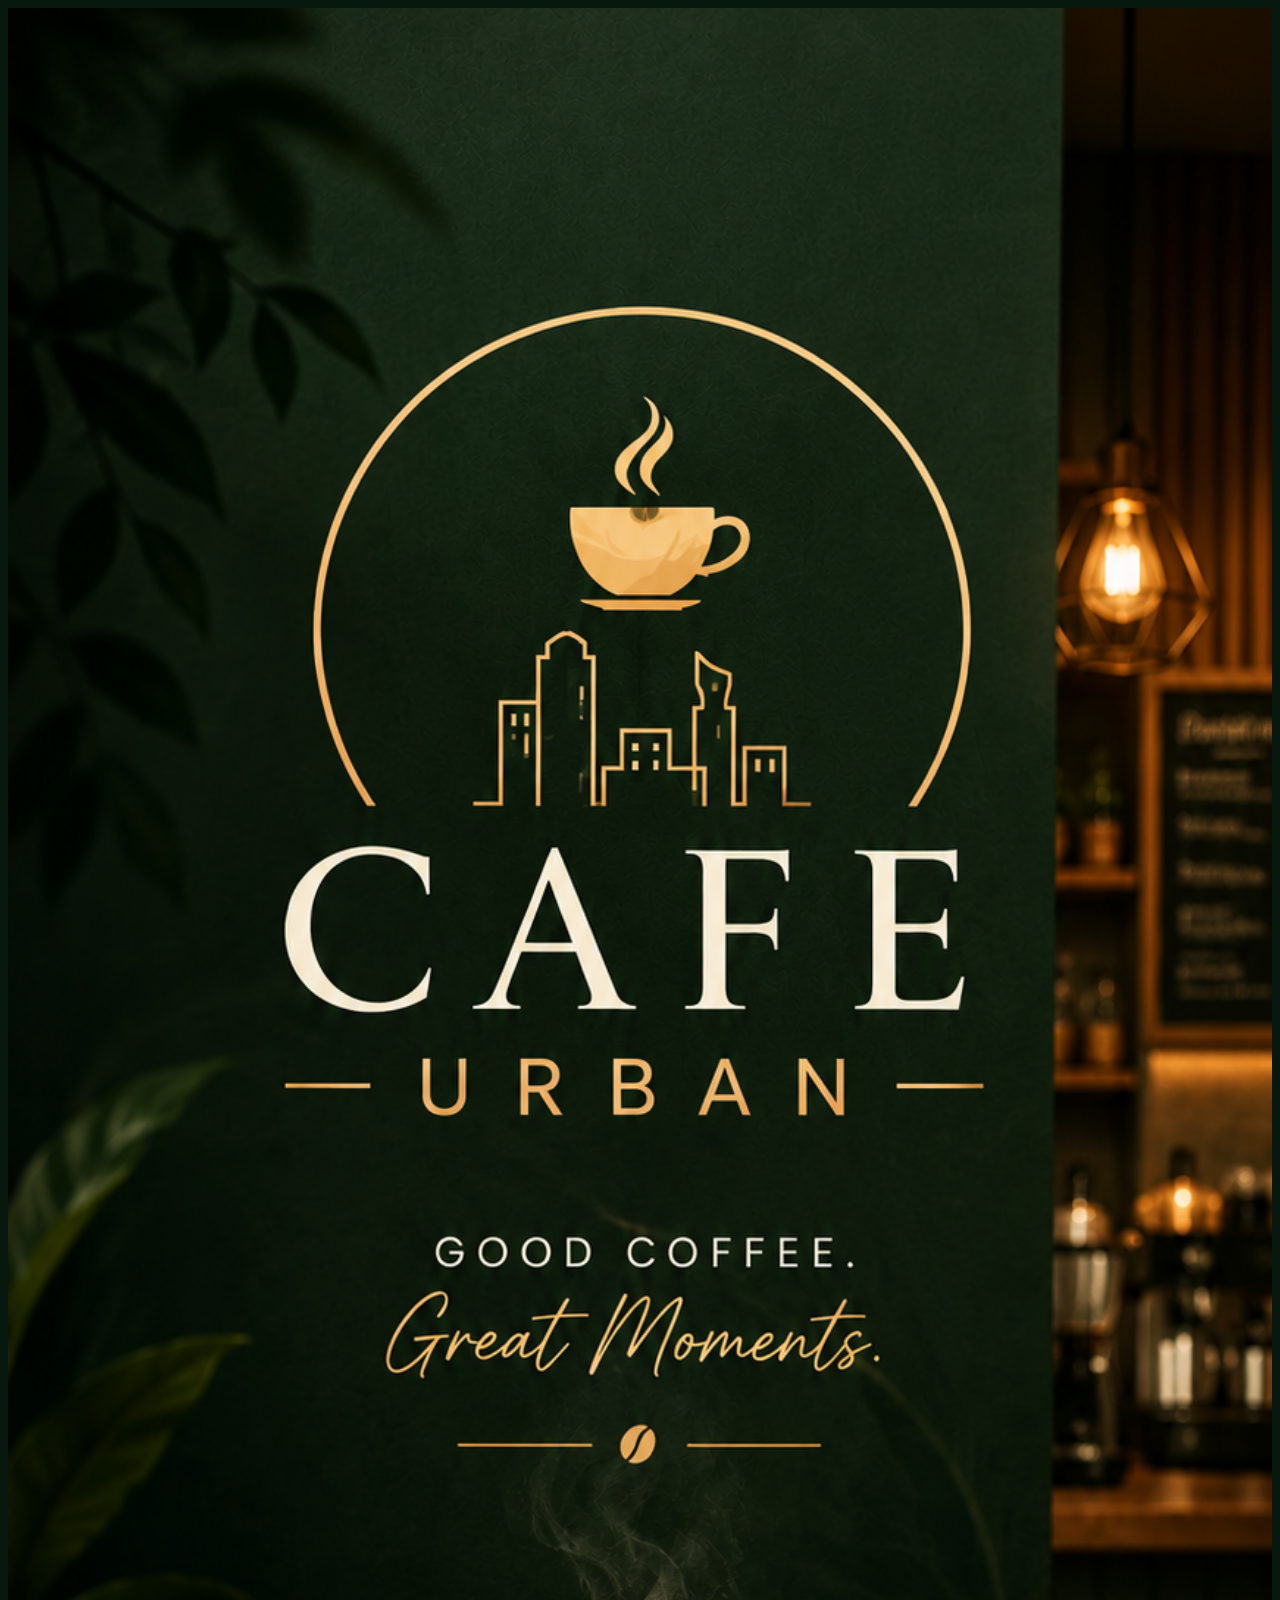
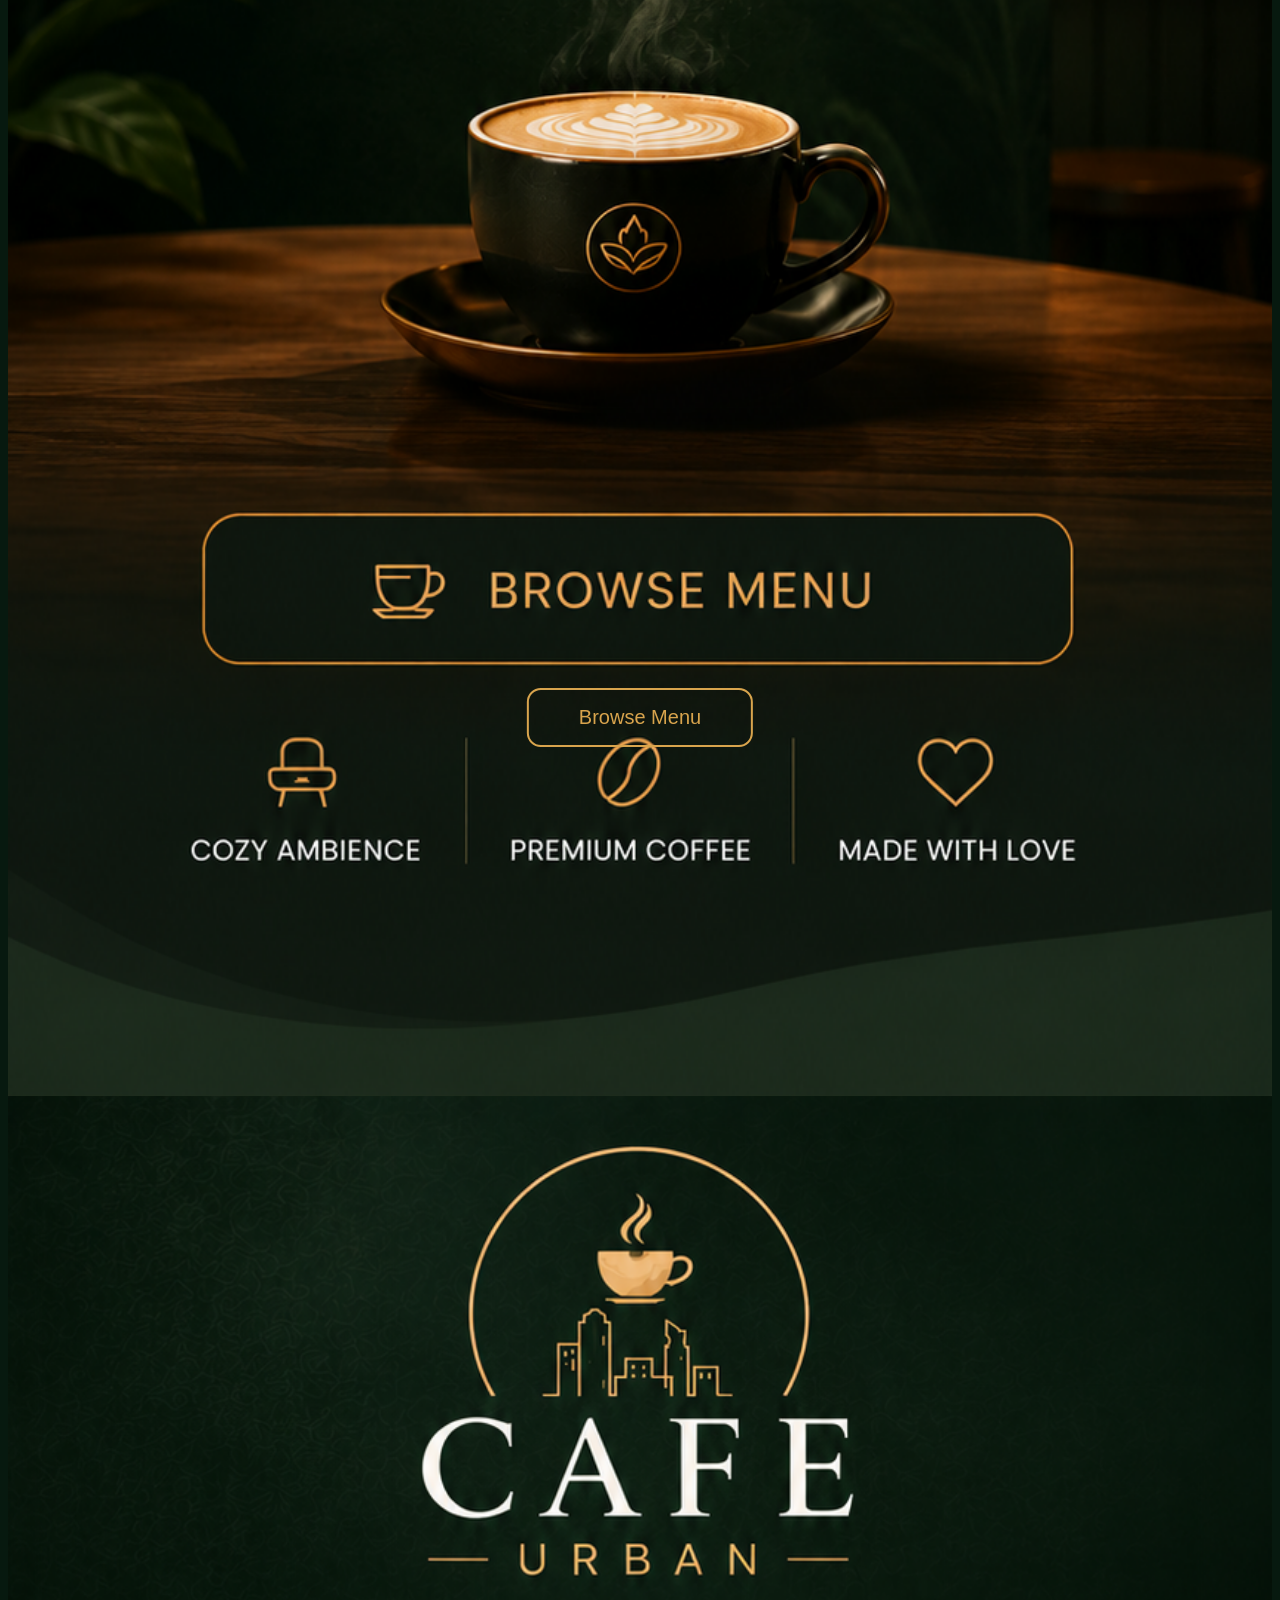
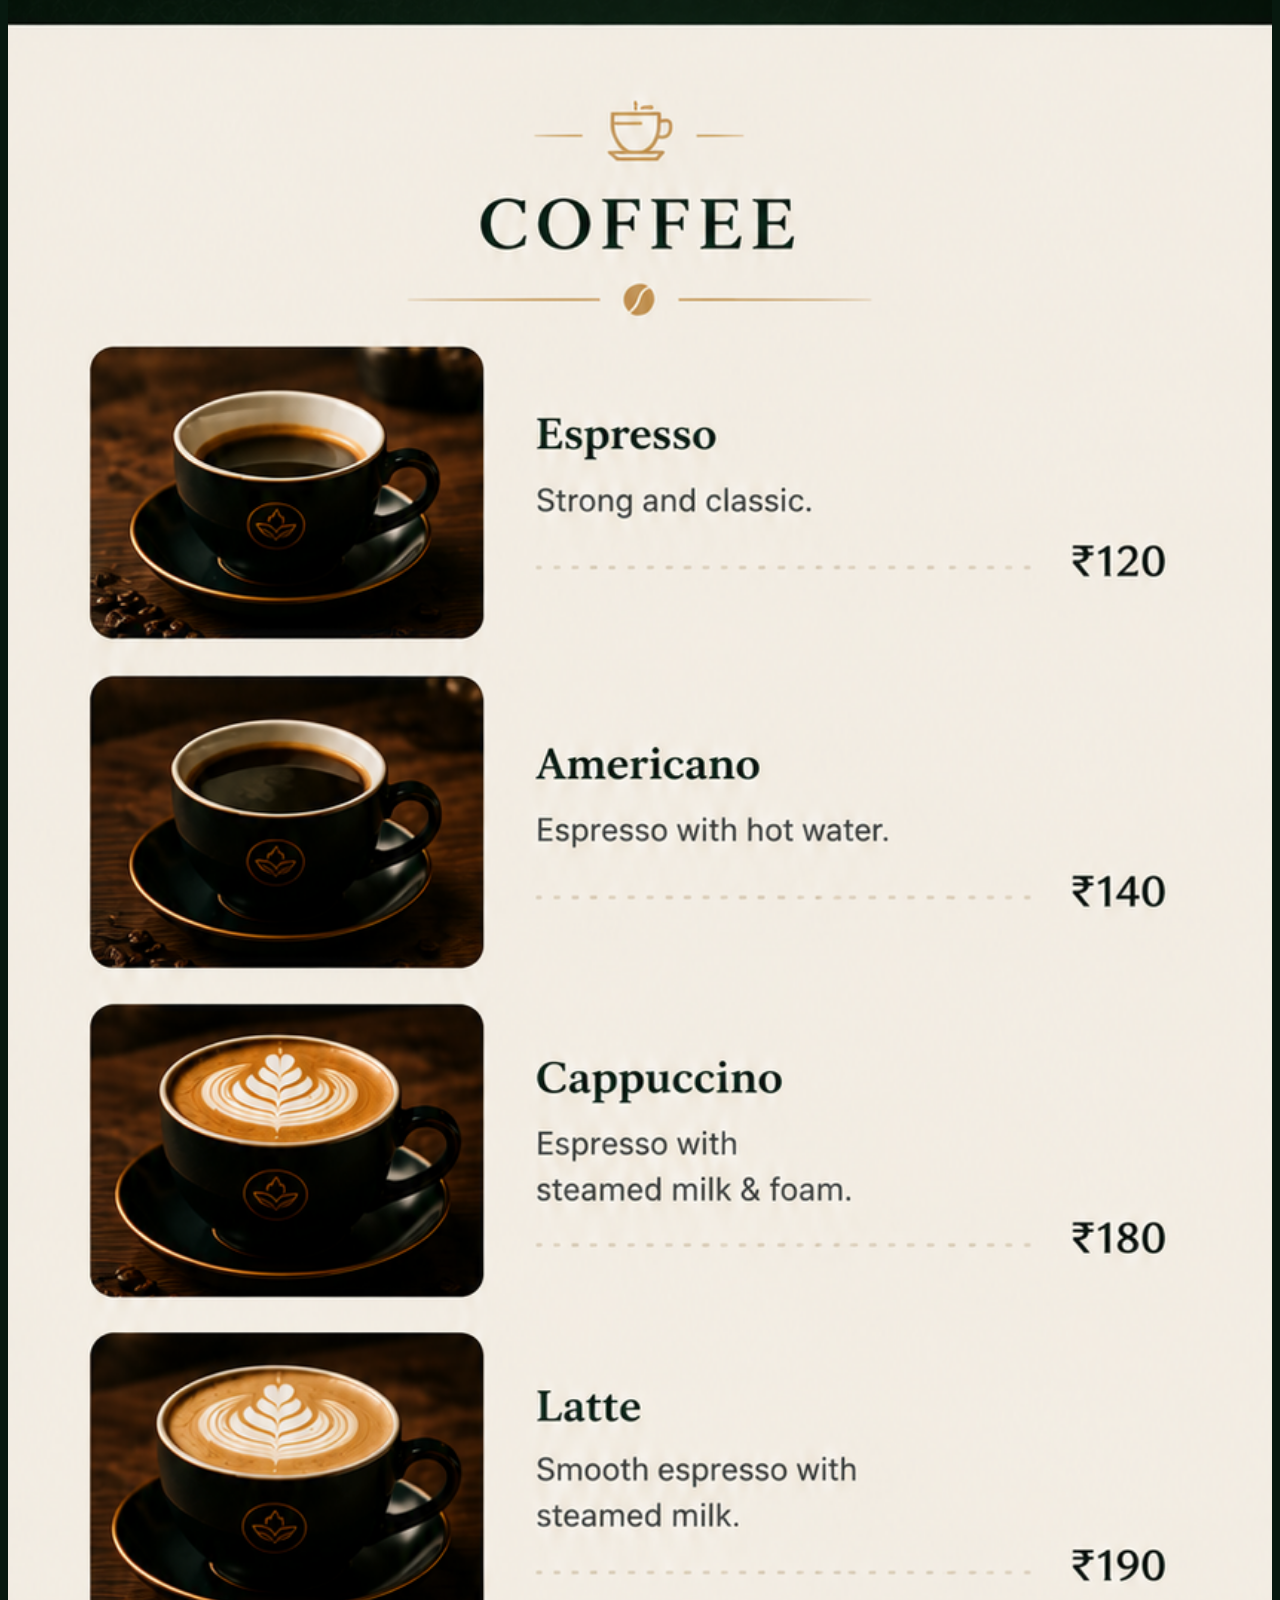
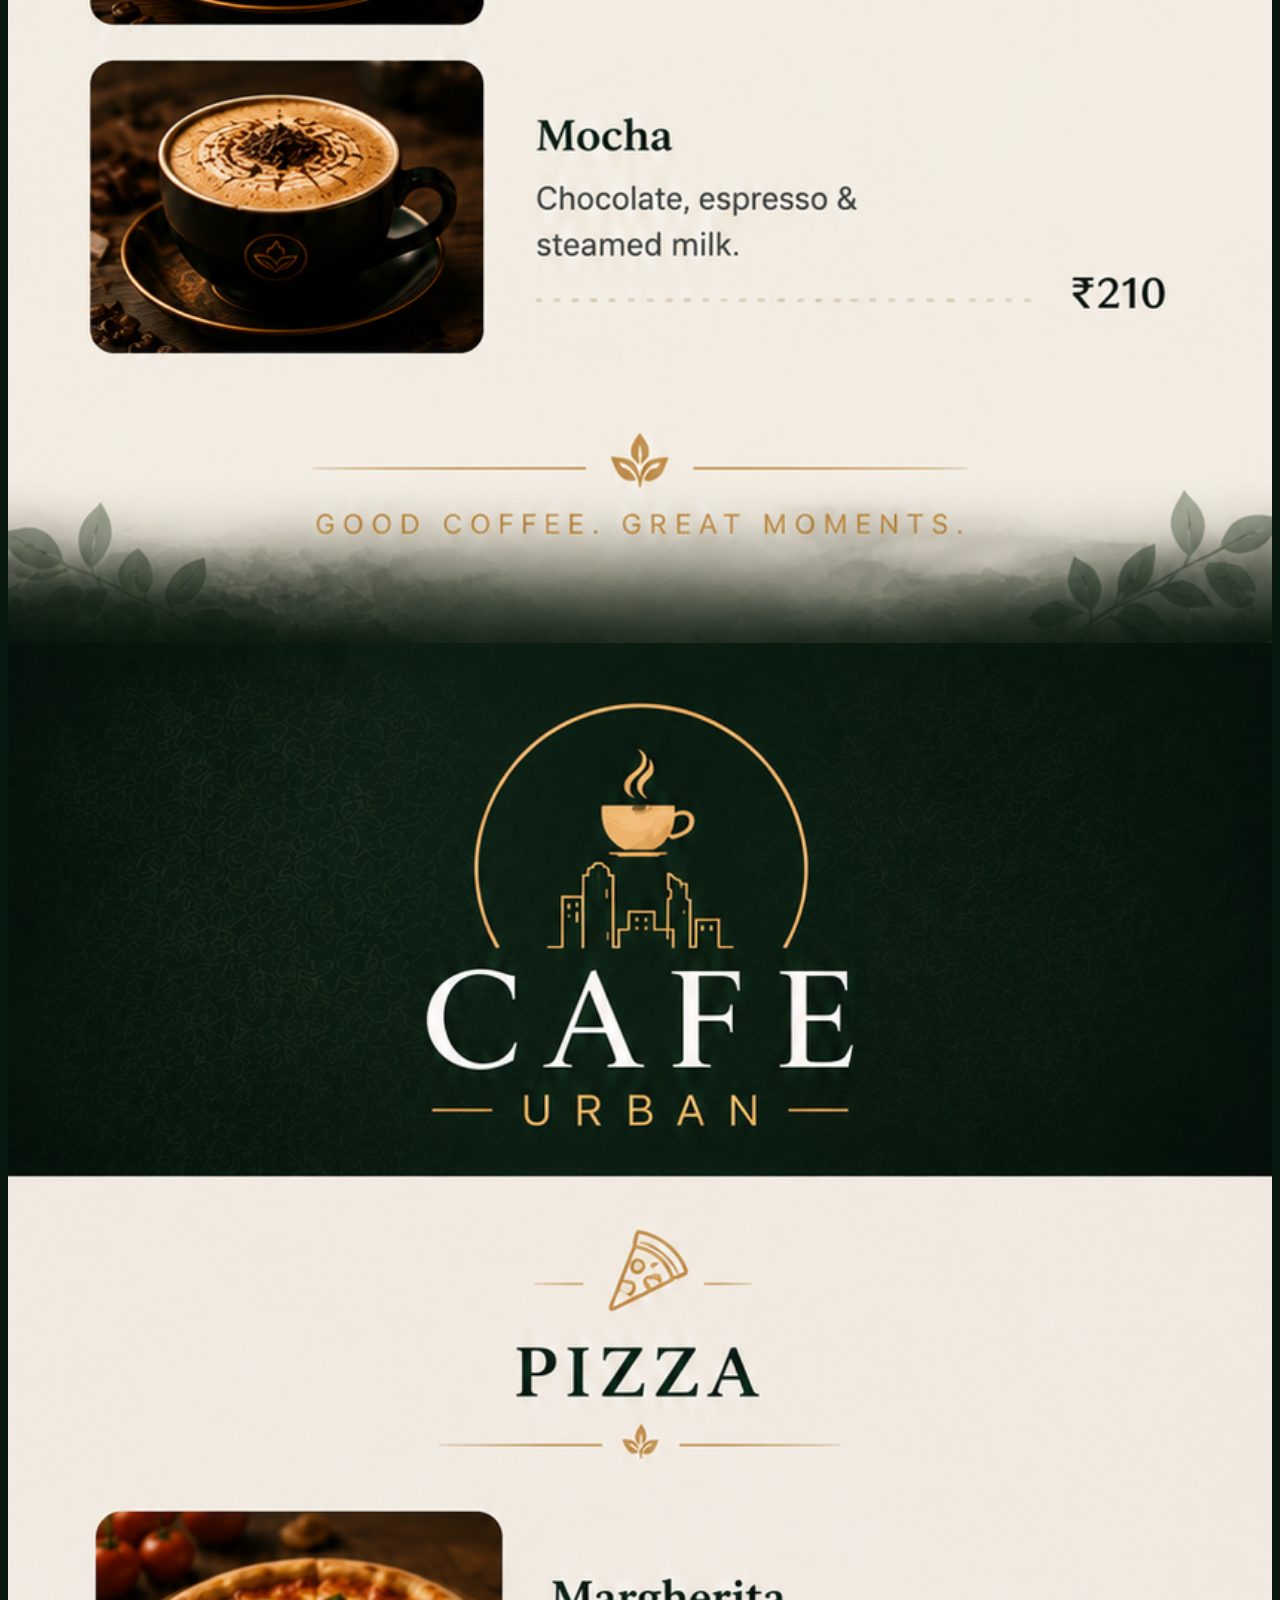
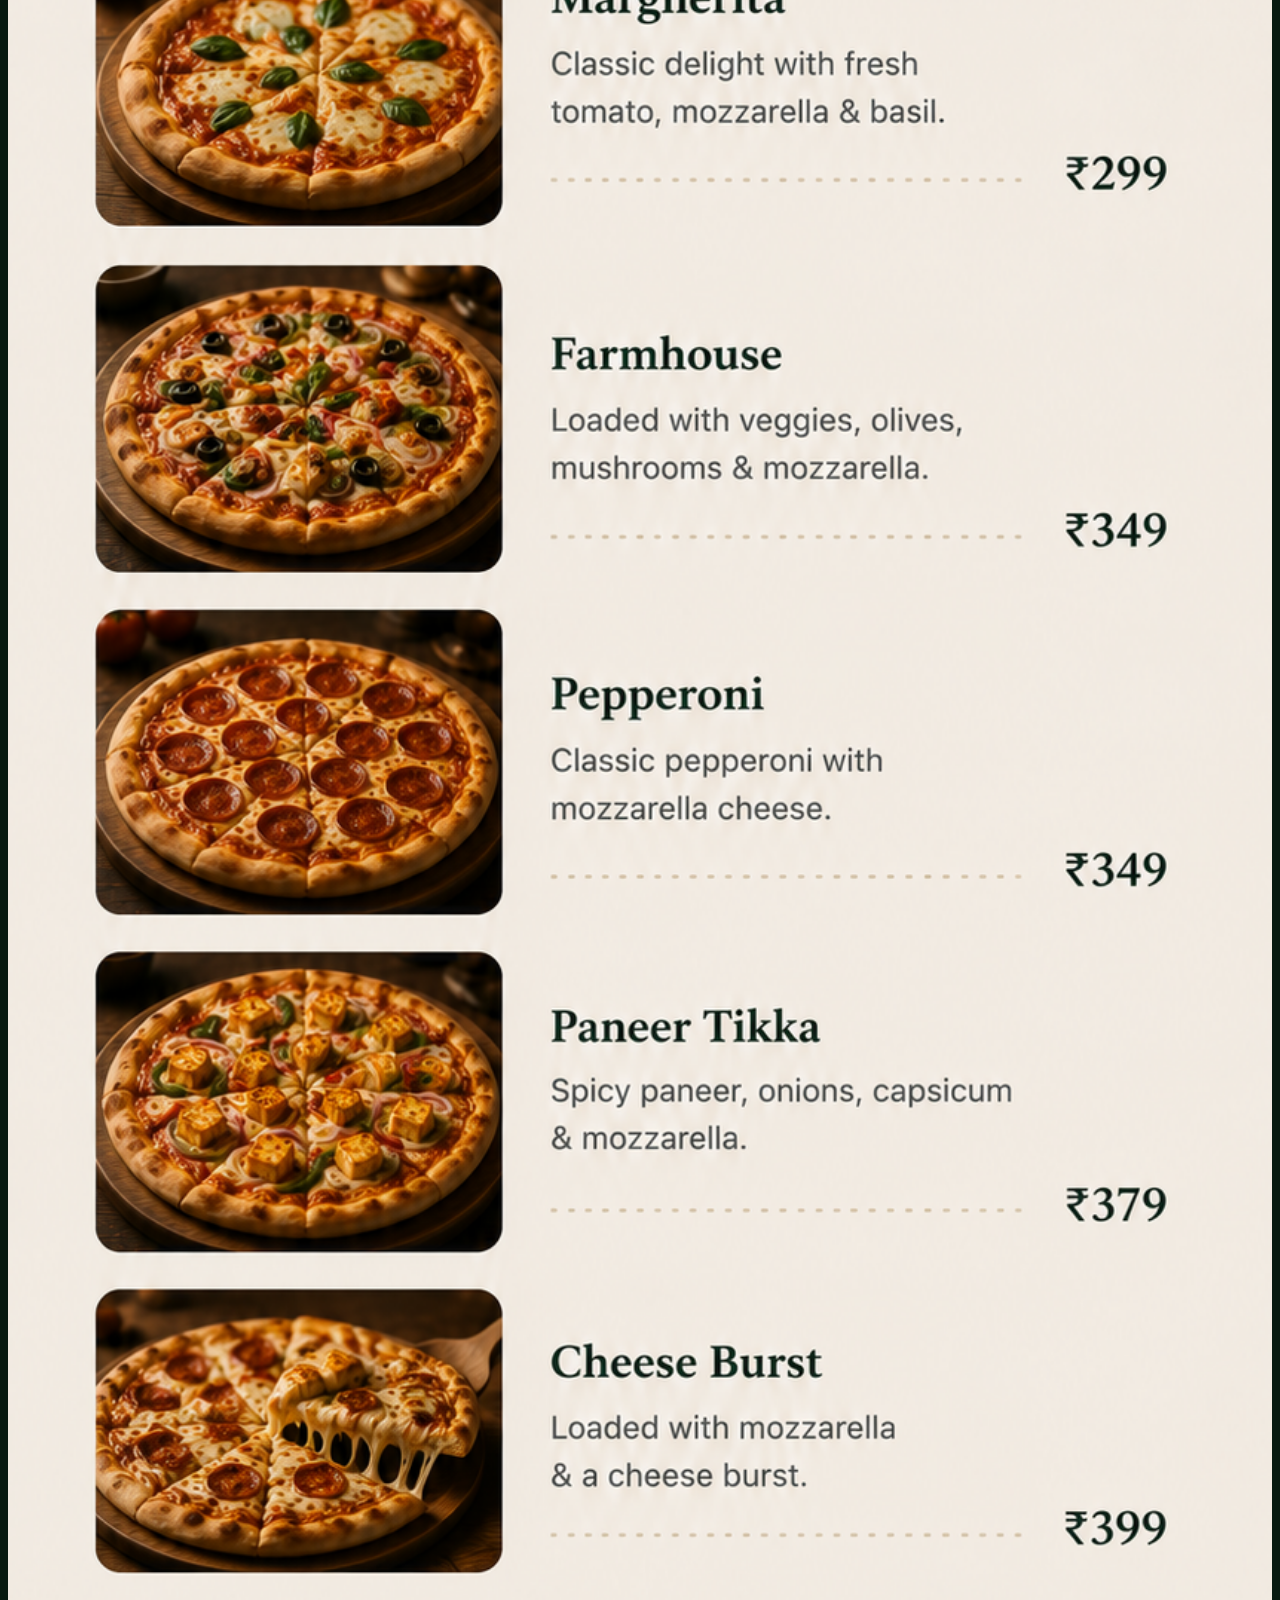
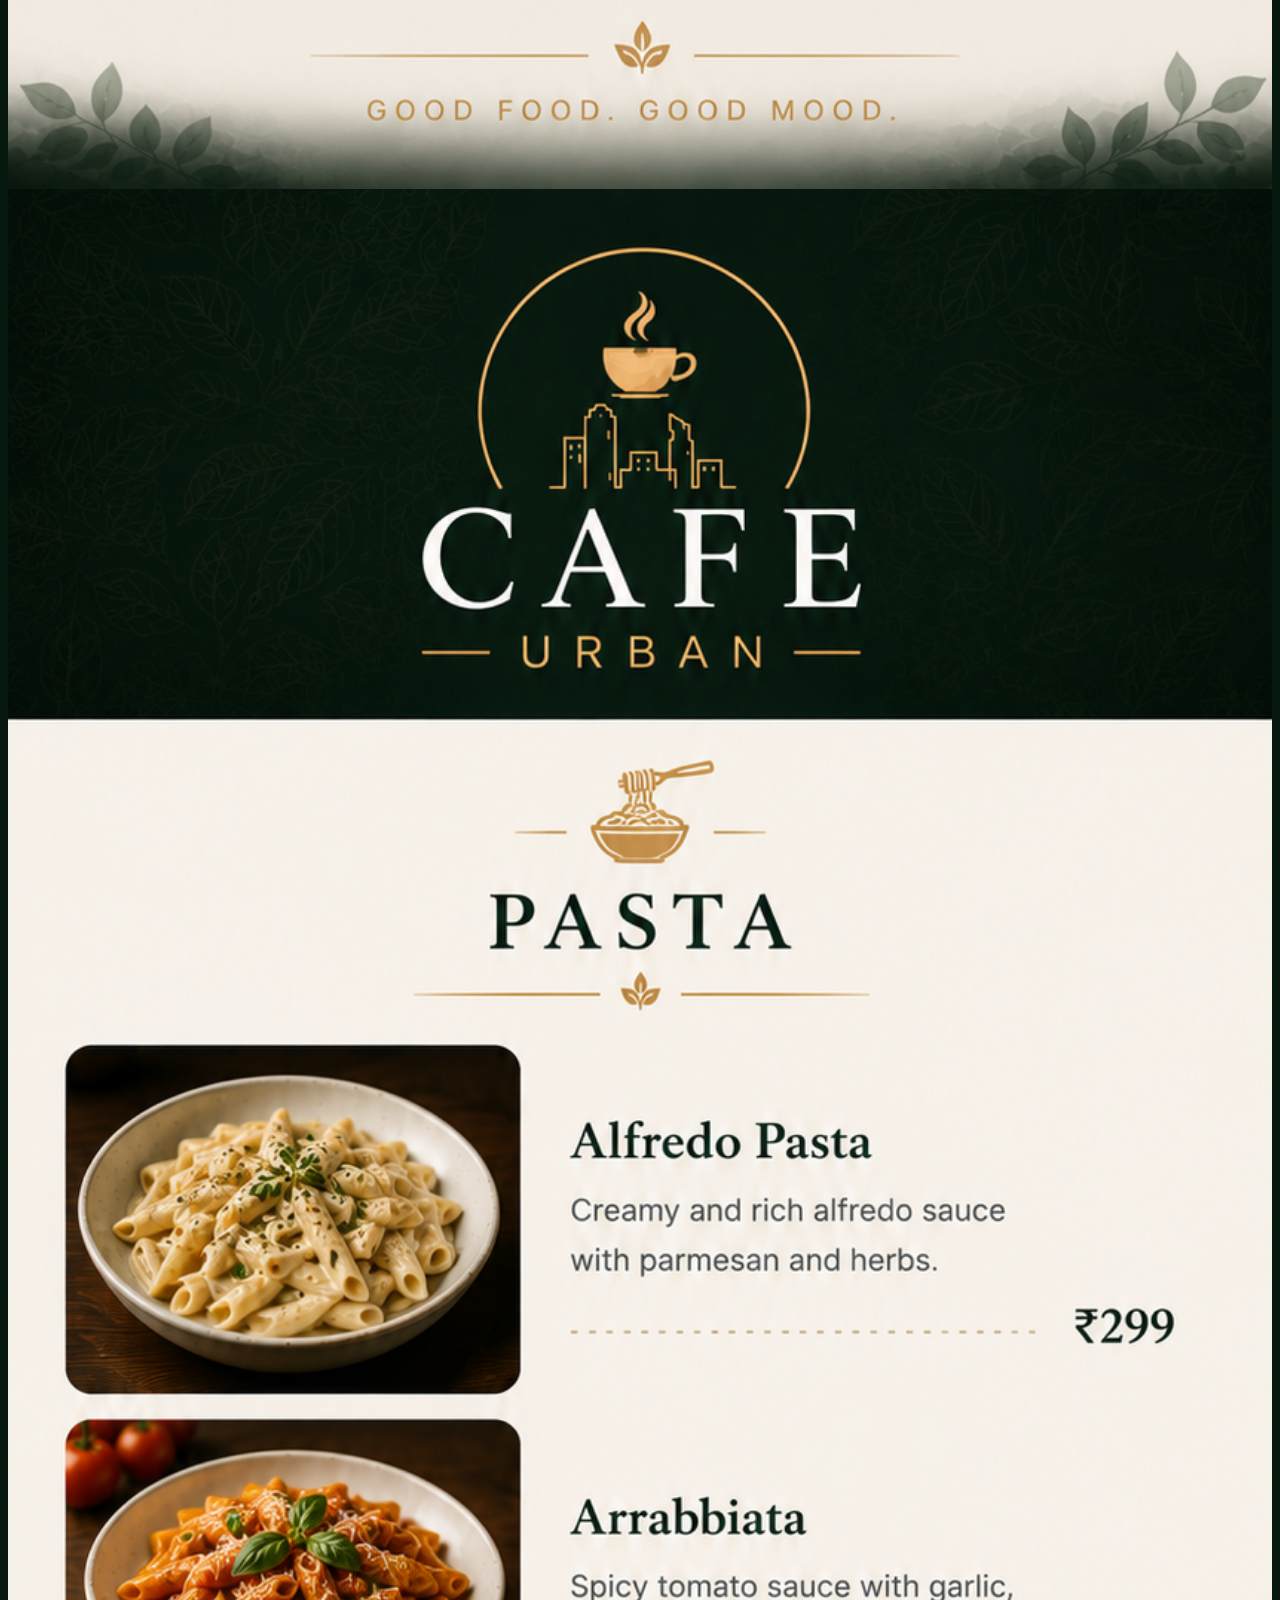
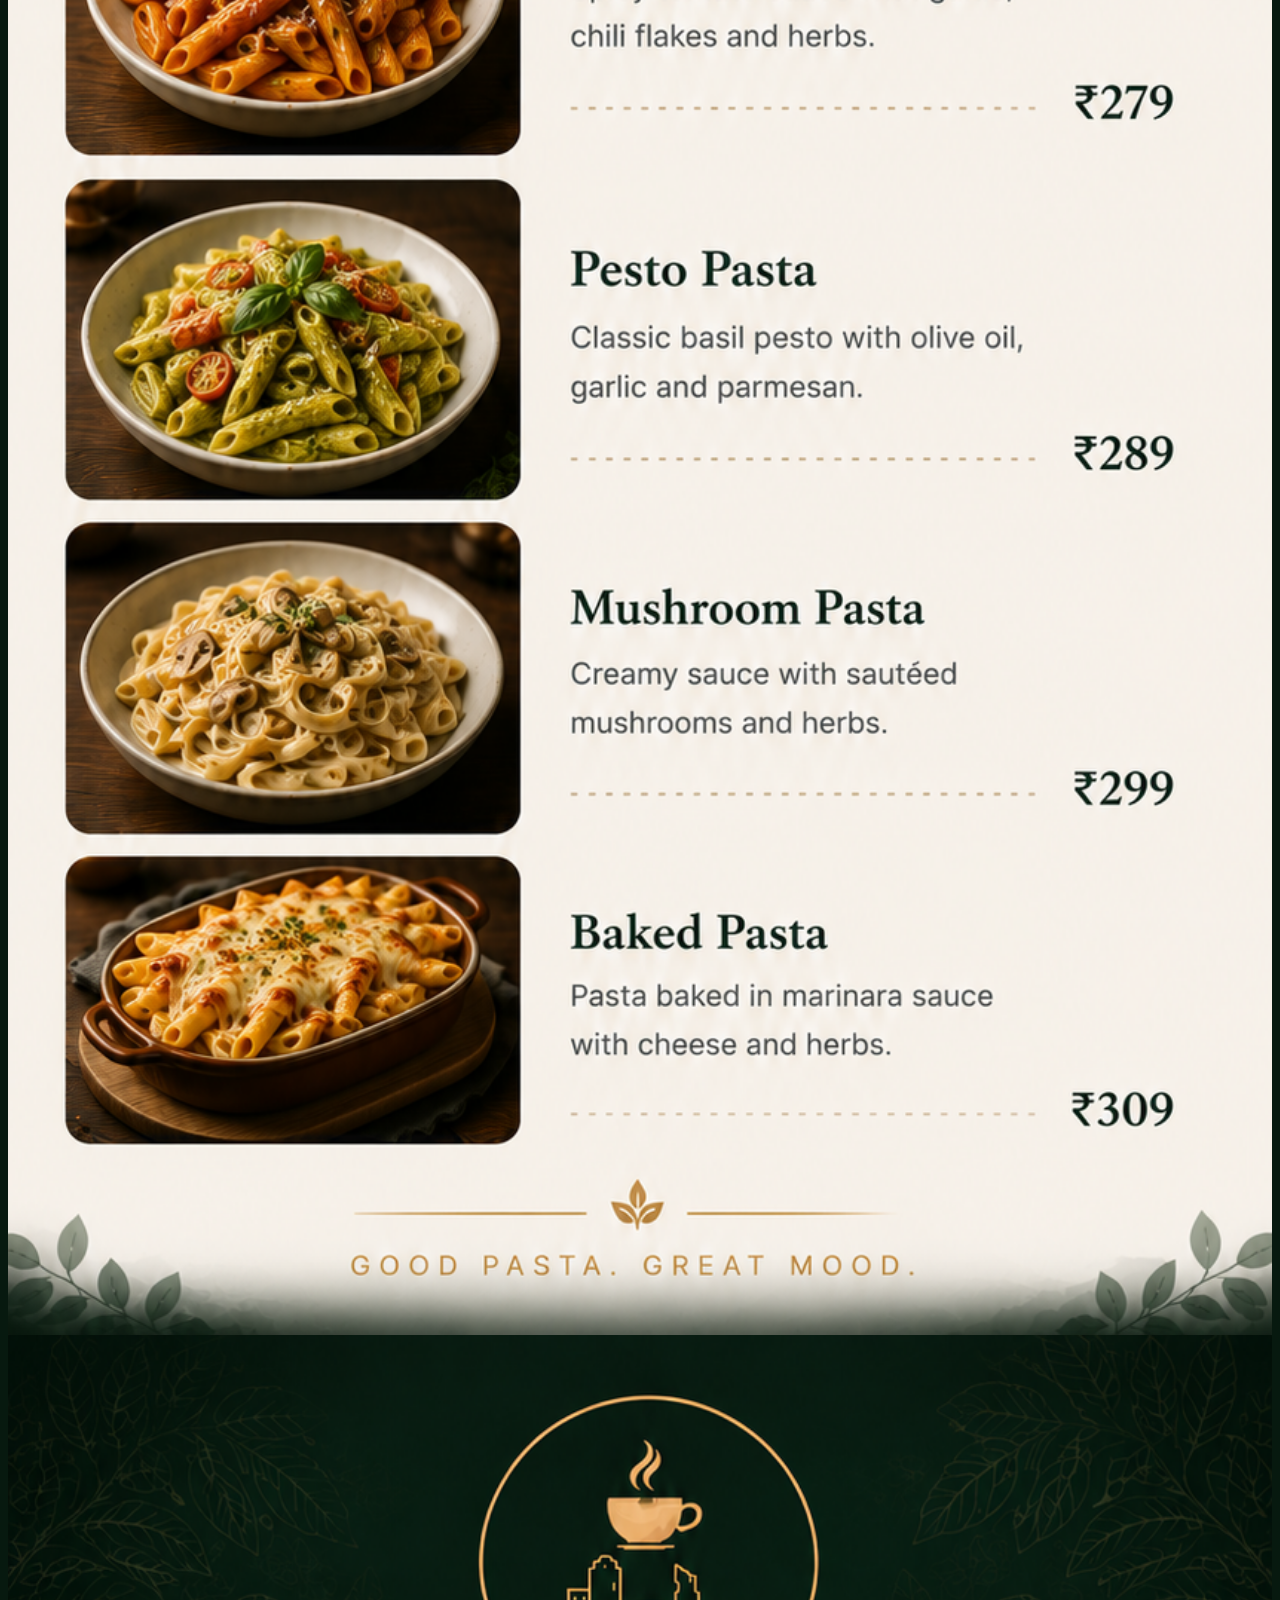
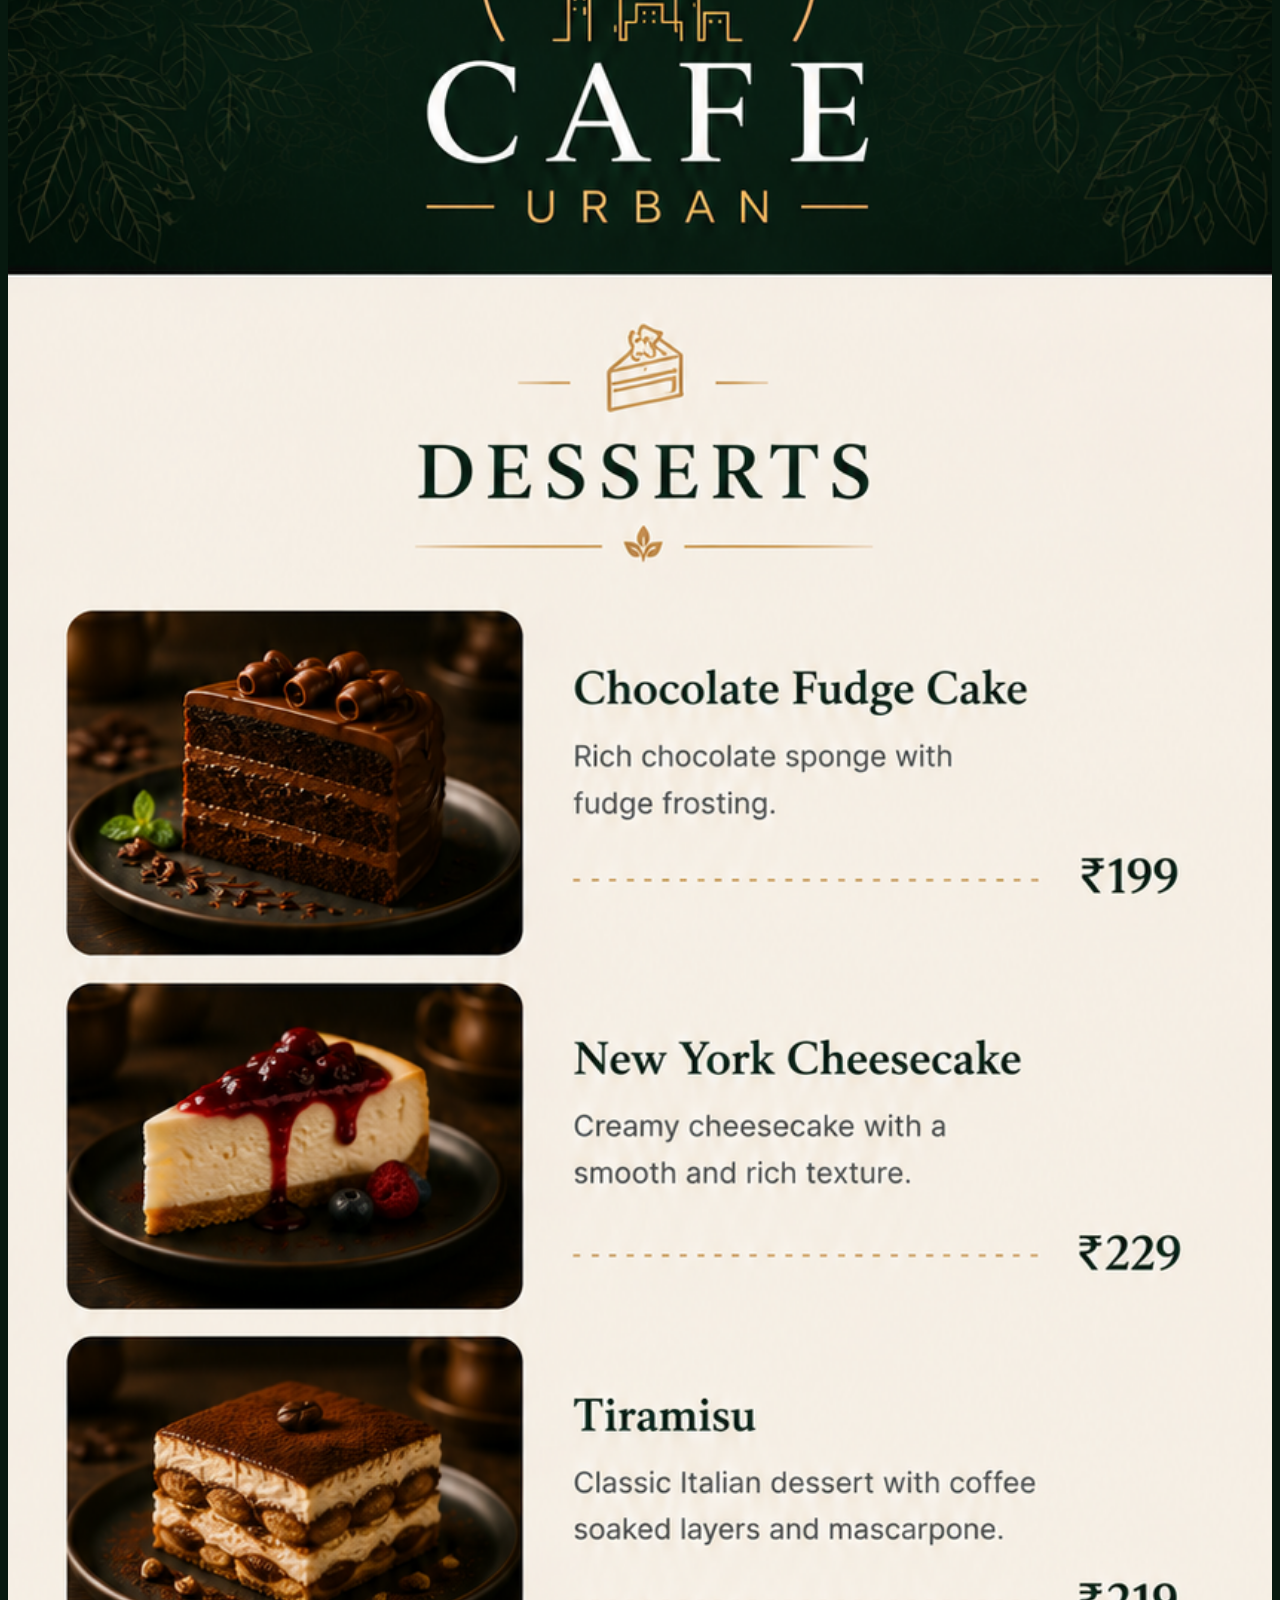
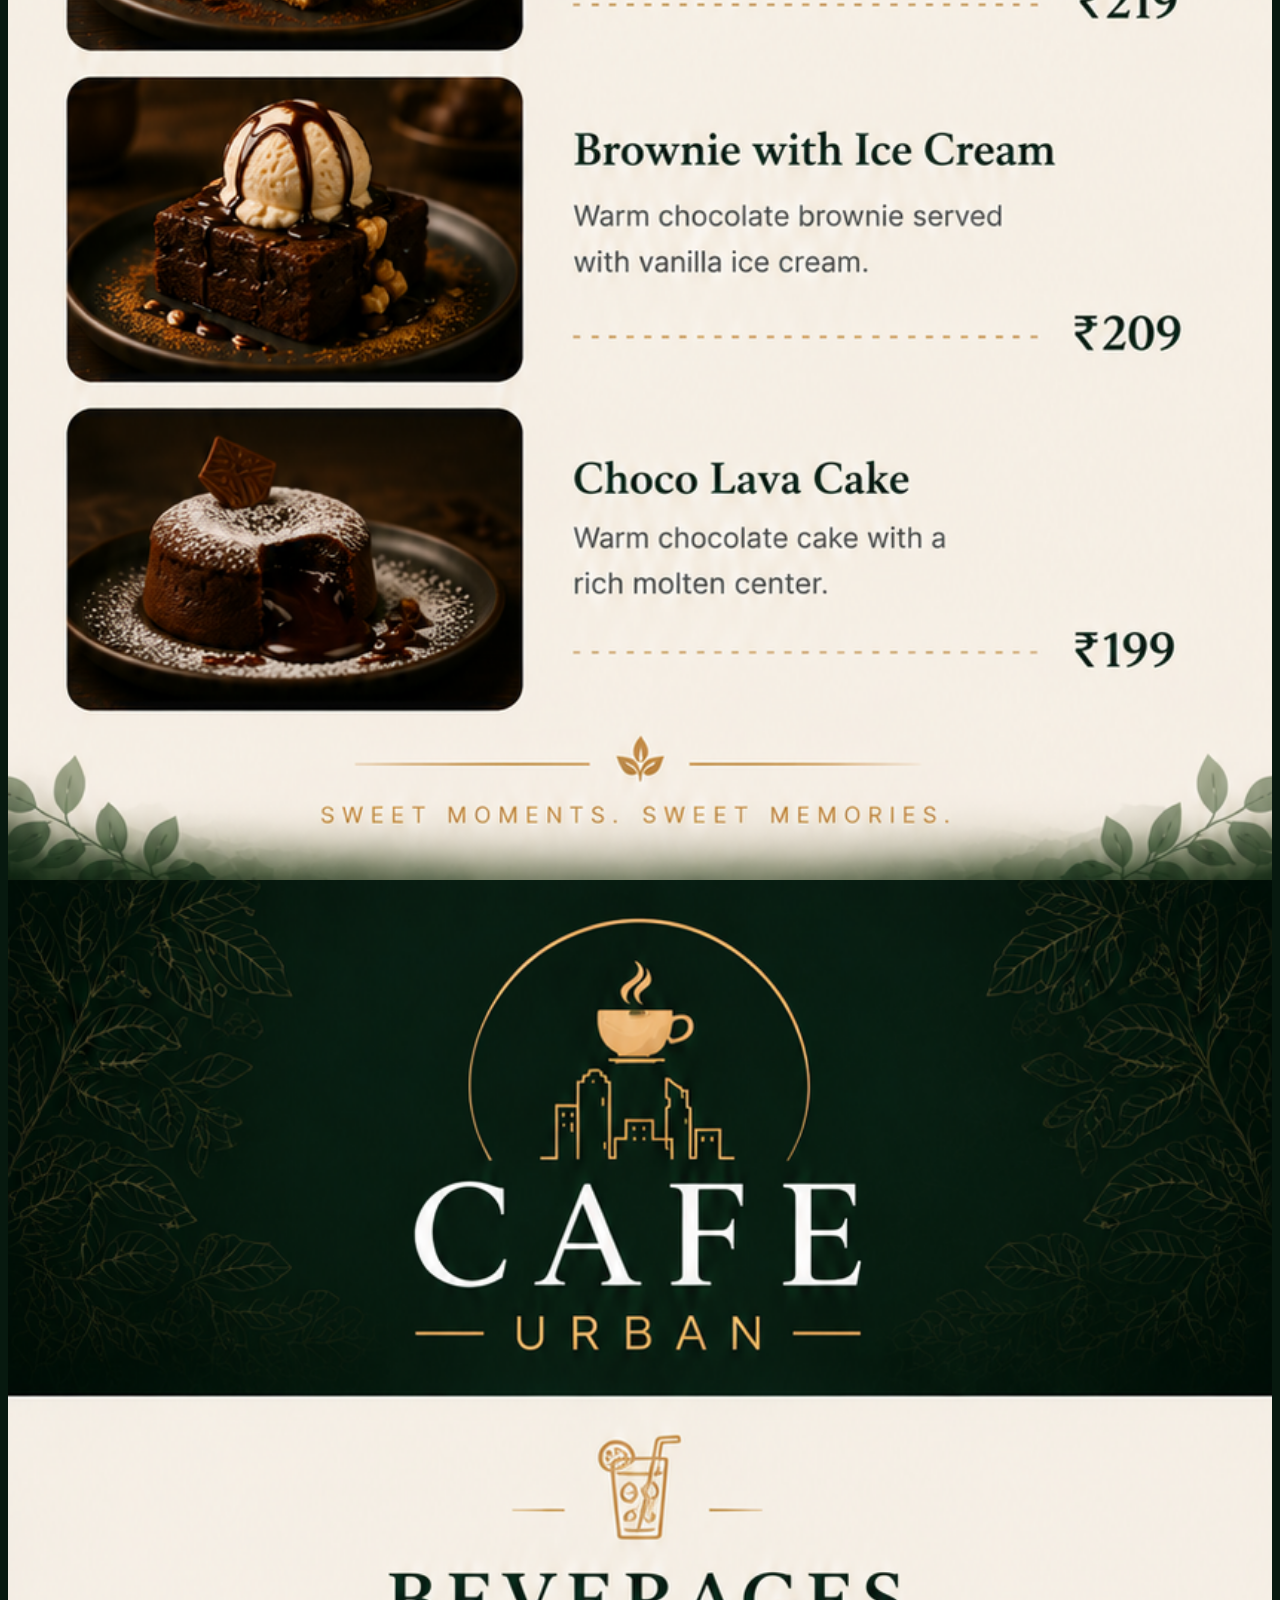
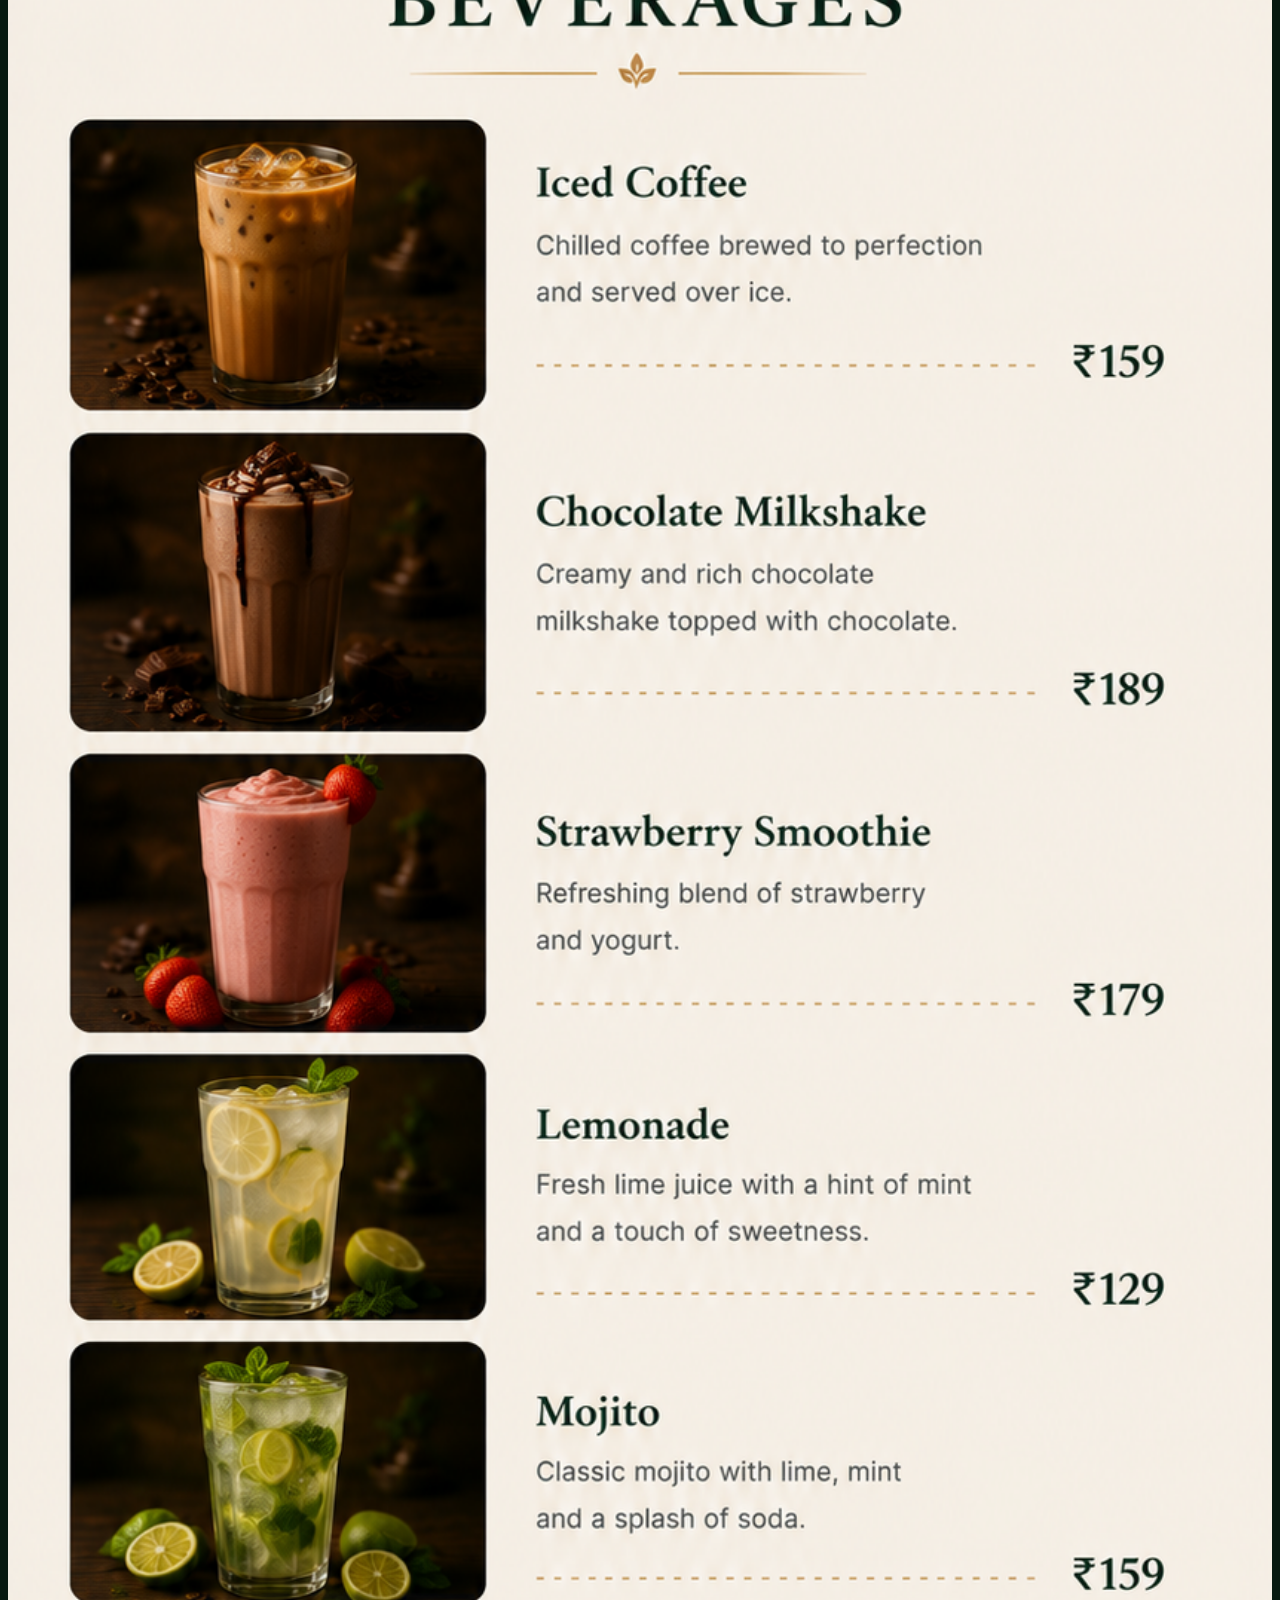
<file: index.html>
<!DOCTYPE html>
<html lang="en">
<head>
    <meta charset="UTF-8">
    <meta name="viewport" content="width=device-width, initial-scale=1.0">
    <title>Cafe Urban</title>

    <link rel="stylesheet" href="style.css">

    <link rel="preconnect" href="https://fonts.googleapis.com">
    <link href="https://fonts.googleapis.com/css2?family=Cormorant+Garamond:wght@400;700&family=Poppins:wght@300;400;500&display=swap" rel="stylesheet">
</head>

<body>

<header class="hero">

    <img src="hero.png" alt="Cafe Urban">

    <div class="overlay">
        <button onclick="scrollMenu()">Browse Menu</button>
    </div>

</header>

<section id="menu">

    <div class="category">
        <img src="coffee.png" alt="Coffee Menu">
    </div>

    <div class="category">
        <img src="pizza.png" alt="Pizza Menu">
    </div>

    <div class="category">
        <img src="pasta.png" alt="Pasta Menu">
    </div>

    <div class="category">
        <img src="desserts.png" alt="Desserts Menu">
    </div>

    <div class="category">
        <img src="beverages.png" alt="Beverages Menu">
    </div>

</section>

<script src="script.js"></script>

</body>
</html>
</file>
<file: style.css>
s=*{
margin:0;
padding:0;
box-sizing:border-box;
}

body{

background:#07190F;

font-family:Poppins;

overflow-x:hidden;

}

.hero{

position:relative;

width:100%;

}

.hero img{

width:100%;

display:block;

}

.overlay{

position:absolute;

bottom:13%;

left:50%;

transform:translateX(-50%);

}

button{

background:transparent;

border:2px solid #D8A44D;

color:#D8A44D;

padding:16px 50px;

font-size:20px;

border-radius:14px;

cursor:pointer;

transition:.3s;

}

button:hover{

background:#D8A44D;

color:#07190F;

}

#menu{

background:#F8F3EB;

}

.category{

width:100%;

}

.category img{

width:100%;

display:block;

}
</file>
